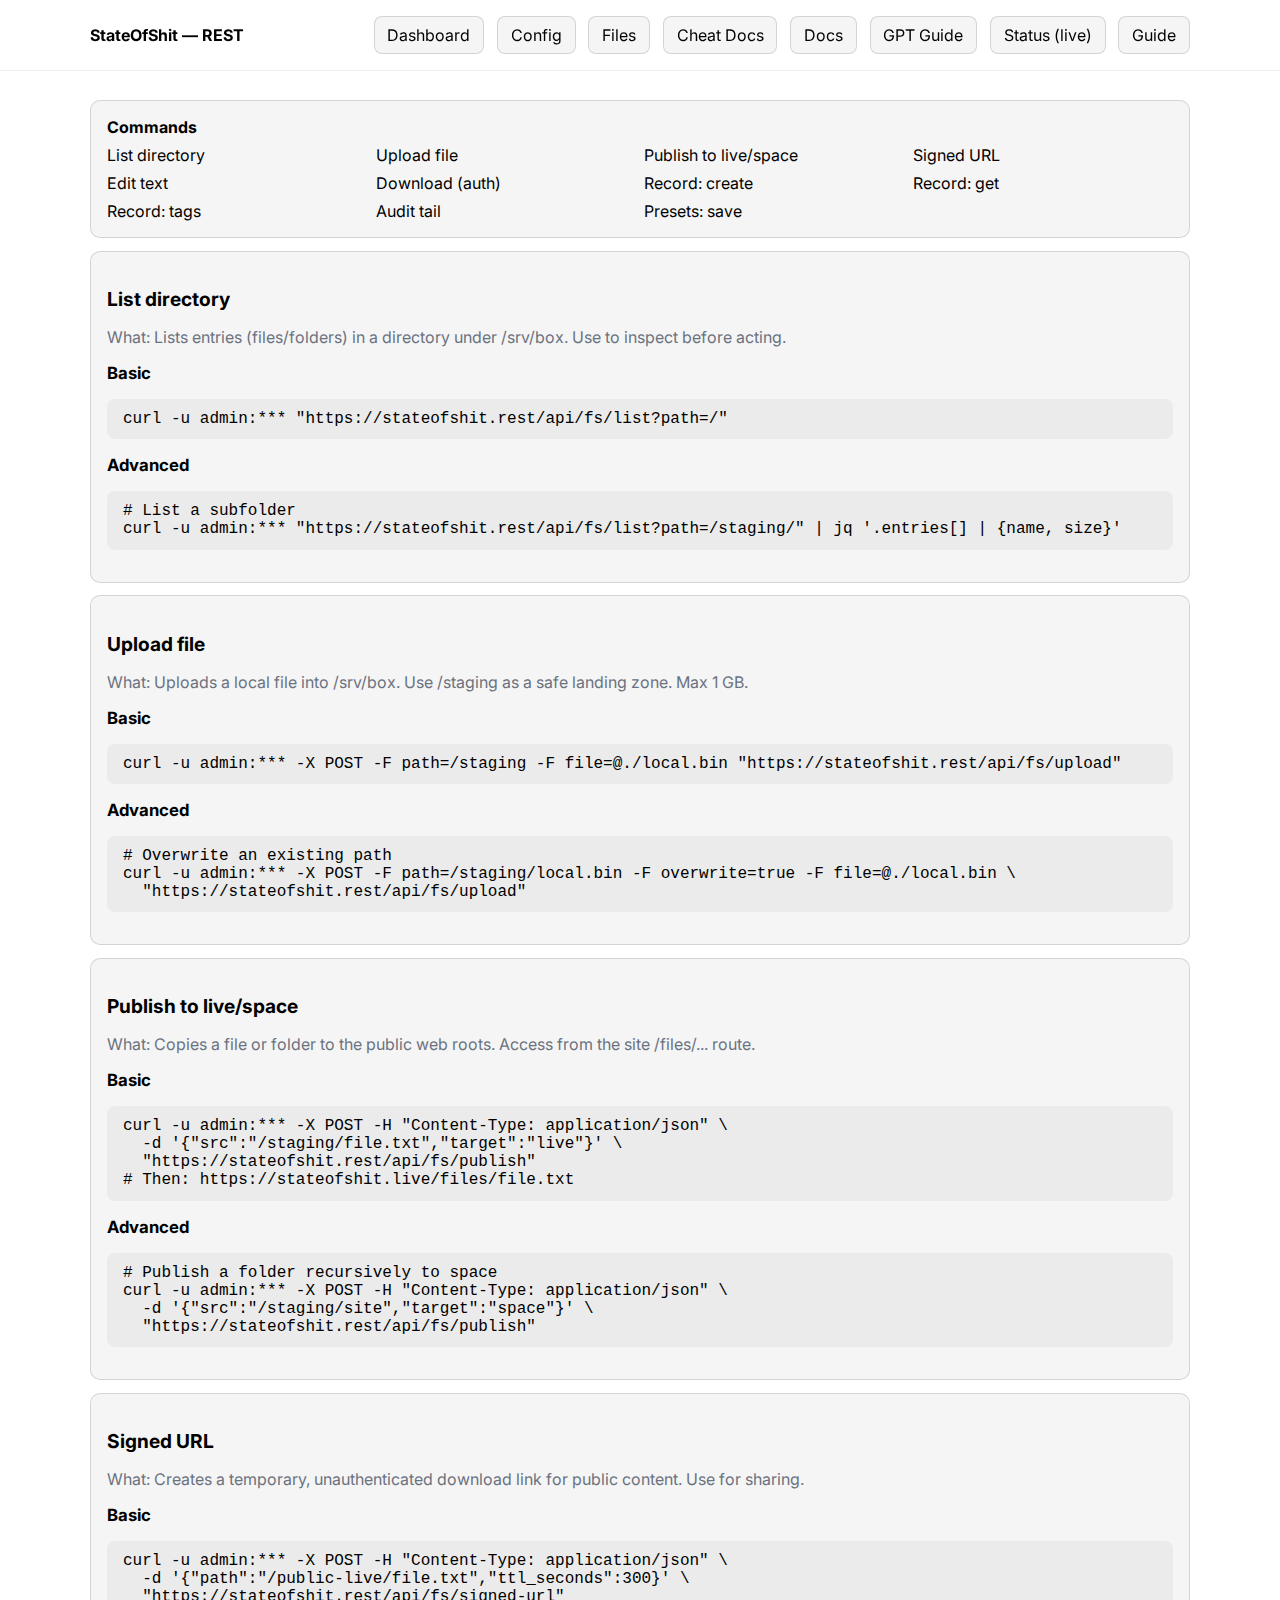
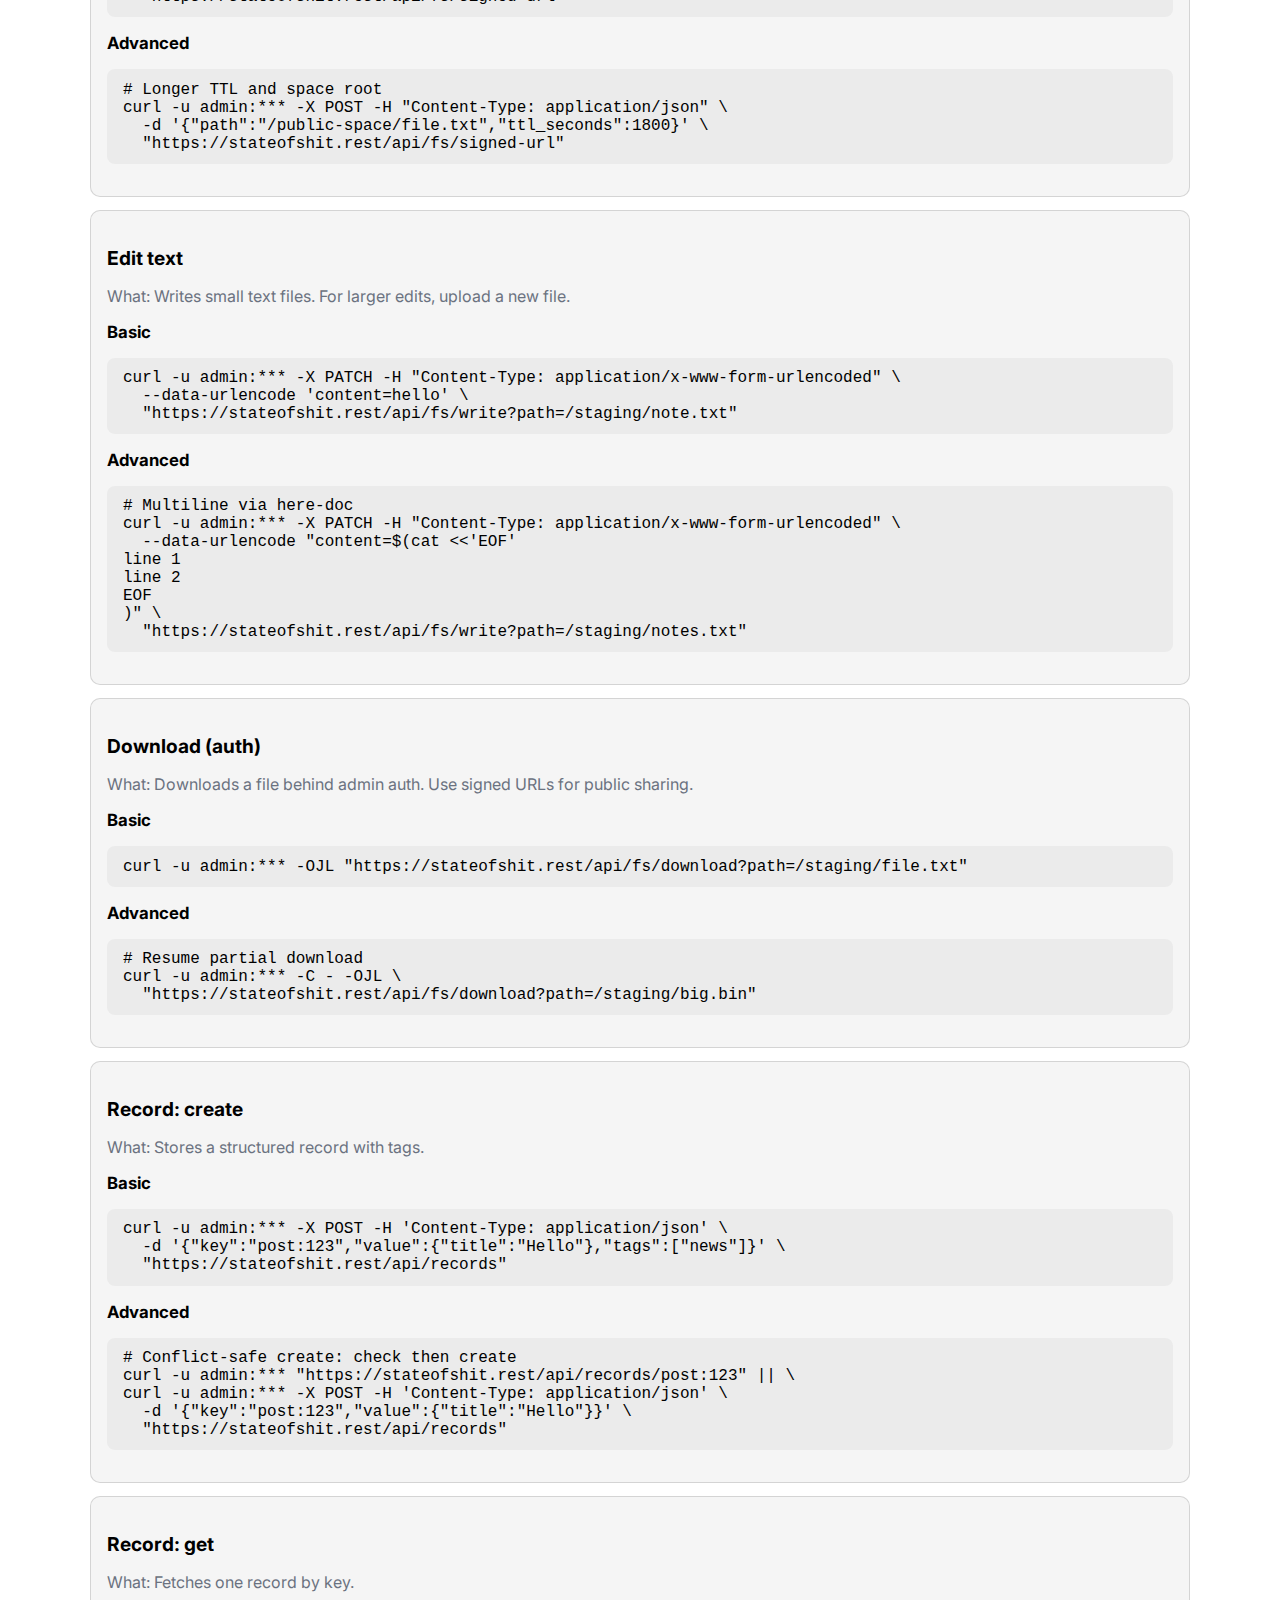
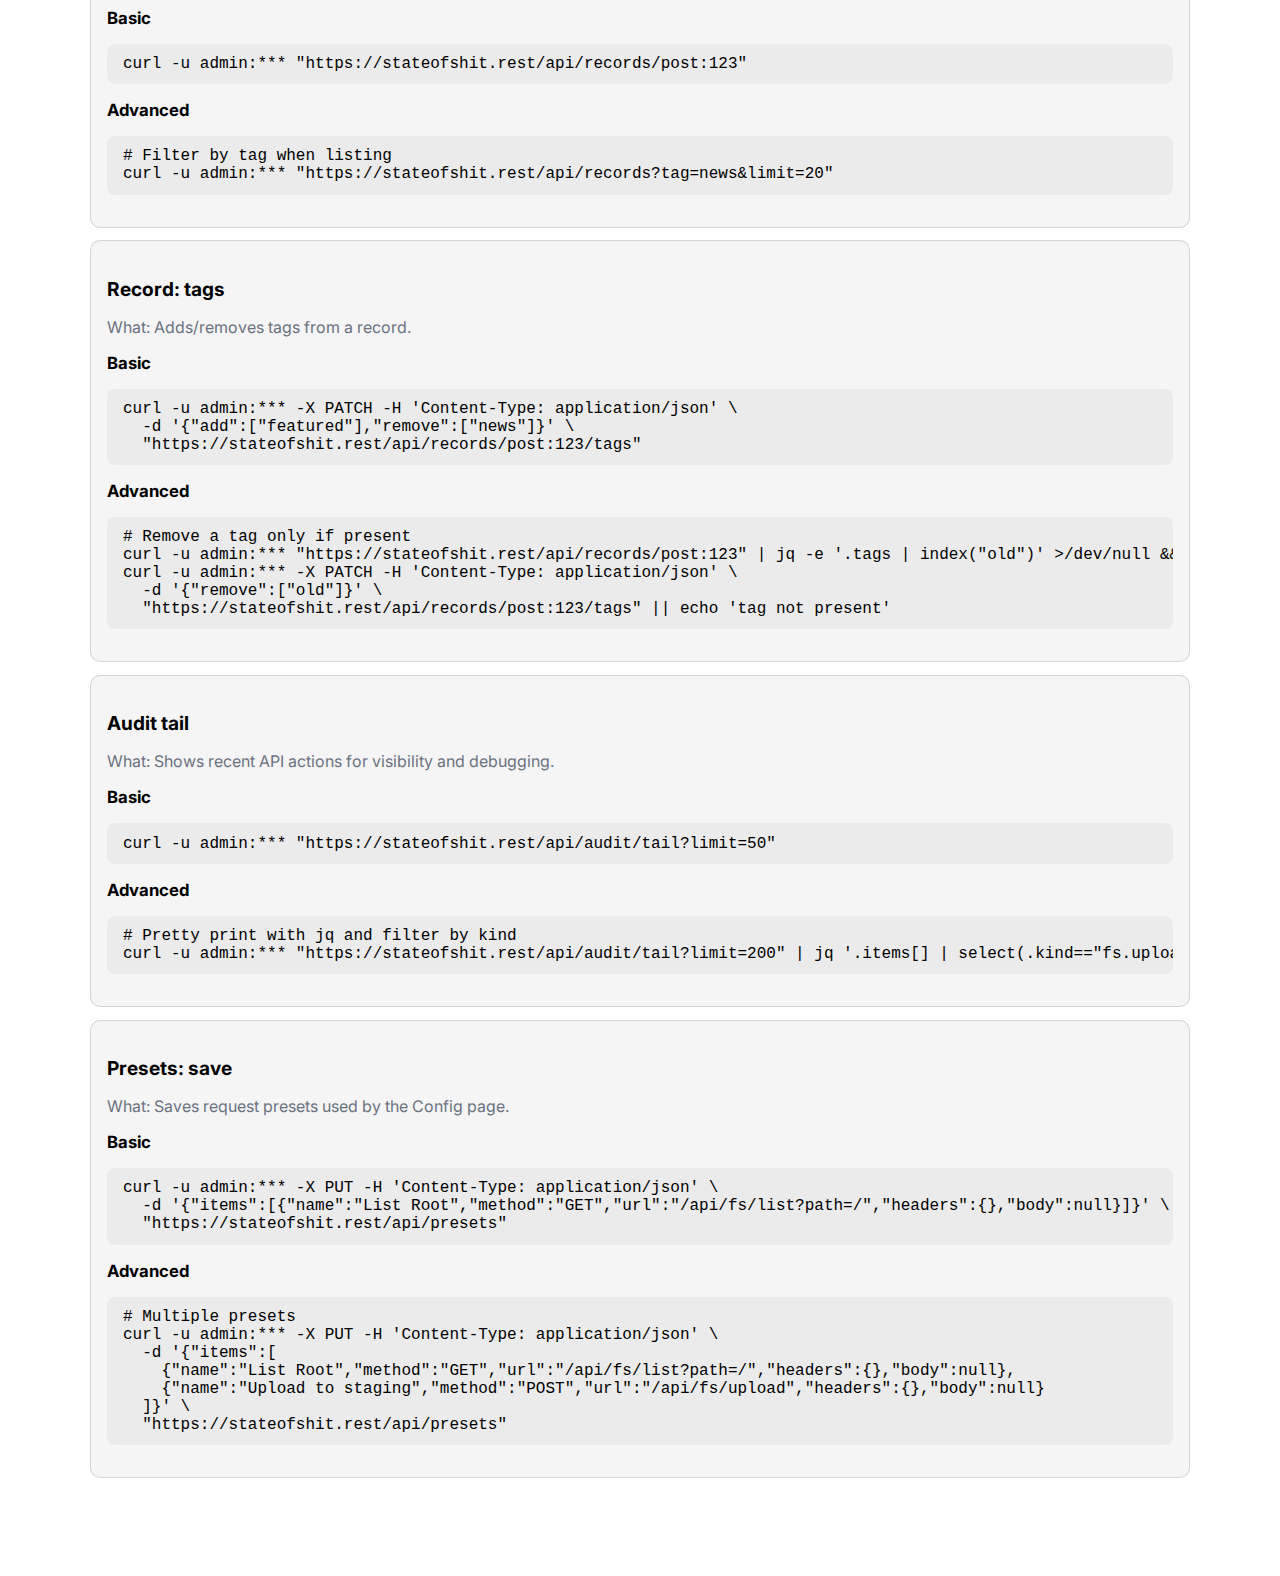
<file: sites/rest/cheatsheet.html>
<!doctype html>
<html lang="en">
<head>
  <meta charset="utf-8" />
  <meta name="viewport" content="width=device-width, initial-scale=1" />
  <title>Cheat Sheet Docs — StateOfShit</title>
  <link rel="preconnect" href="https://fonts.googleapis.com">
  <link rel="preconnect" href="https://fonts.gstatic.com" crossorigin>
  <link href="https://fonts.googleapis.com/css2?family=Inter:wght@400;600;700&display=swap" rel="stylesheet">
  <style>
    :root { color-scheme: light dark }
    body { margin: 0; font-family: Inter, system-ui, -apple-system, Segoe UI, Roboto, sans-serif }
    header { position: sticky; top: 0; backdrop-filter: blur(6px); background: color-mix(in oklab, Canvas, transparent 20%); border-bottom: 1px solid #0001 }
    .wrap { max-width: 1100px; margin: 0 auto; padding: 1rem }
    h1 { margin: .6rem 0 0.2rem; font-size: 1.6rem }
    h2 { margin: 1.2rem 0 0.4rem; font-size: 1.2rem }
    h3 { margin: .8rem 0 0.3rem; font-size: 1.05rem }
    .muted { color: #6b7280 }
    .card { border: 1px solid #0002; border-radius: 10px; padding: 1rem; background: color-mix(in oklab, Canvas, CanvasText 3%); margin: .8rem 0 }
    code, pre { font-family: ui-monospace, SFMono-Regular, Menlo, Consolas, monospace }
    pre { padding: .7rem 1rem; border-radius: 8px; overflow: auto; background: color-mix(in oklab, CanvasText, Canvas 94%) }
    a { color: inherit }
    .toc a { text-decoration: none }
      a.button { display:inline-block; padding:.5rem .8rem; border-radius:8px; border:1px solid #0002; text-decoration:none; color:inherit; background: color-mix(in oklab, Canvas, CanvasText 3%) }
    a.button:hover { background: color-mix(in oklab, Canvas, CanvasText 6%) }
  </style>
</head>
<body>
  <header>
    <div class="wrap">
      <div style="display:flex;align-items:center;gap:.8rem">
        <div class="brand"><strong>StateOfShit — REST</strong></div>
        <span style="flex:1"></span>
        <a class="button" href="/">Dashboard</a>
        <a class="button" href="/config.html">Config</a>
        <a class="button" href="/files.html">Files</a>
        <a class="button" href="/cheatsheet.html">Cheat Docs</a>
        <a class="button" href="/api/openapi.json" target="_blank">Docs</a>
        <a class="button" href="/GPT_API.md" target="_blank">GPT Guide</a>
        <a class="button" href="https://stateofshit.live" target="_blank">Status (live)</a>
              <a class="button" href="/dashboard.html">Guide</a>
      </div>
    </div>
  </header>
  <main class="wrap">
    <div class="card toc">
      <strong>Commands</strong>
      <div style="display:grid;grid-template-columns:repeat(auto-fit,minmax(220px,1fr));gap:.5rem;margin-top:.5rem">
        <a href="#fs-list">List directory</a>
        <a href="#fs-upload">Upload file</a>
        <a href="#fs-publish">Publish to live/space</a>
        <a href="#fs-signed">Signed URL</a>
        <a href="#fs-write">Edit text</a>
        <a href="#fs-download">Download (auth)</a>
        <a href="#rec-create">Record: create</a>
        <a href="#rec-get">Record: get</a>
        <a href="#rec-tags">Record: tags</a>
        <a href="#audit-tail">Audit tail</a>
        <a href="#presets-save">Presets: save</a>
      </div>
    </div>

    <section id="fs-list" class="card">
      <h2>List directory</h2>
      <p class="muted">What: Lists entries (files/folders) in a directory under /srv/box. Use to inspect before acting.</p>
      <h3>Basic</h3>
      <pre>curl -u admin:*** "https://stateofshit.rest/api/fs/list?path=/"</pre>
      <h3>Advanced</h3>
      <pre># List a subfolder
curl -u admin:*** "https://stateofshit.rest/api/fs/list?path=/staging/" | jq '.entries[] | {name, size}'</pre>
    </section>

    <section id="fs-upload" class="card">
      <h2>Upload file</h2>
      <p class="muted">What: Uploads a local file into /srv/box. Use /staging as a safe landing zone. Max 1 GB.</p>
      <h3>Basic</h3>
      <pre>curl -u admin:*** -X POST -F path=/staging -F file=@./local.bin "https://stateofshit.rest/api/fs/upload"</pre>
      <h3>Advanced</h3>
      <pre># Overwrite an existing path
curl -u admin:*** -X POST -F path=/staging/local.bin -F overwrite=true -F file=@./local.bin \
  "https://stateofshit.rest/api/fs/upload"</pre>
    </section>

    <section id="fs-publish" class="card">
      <h2>Publish to live/space</h2>
      <p class="muted">What: Copies a file or folder to the public web roots. Access from the site /files/... route.</p>
      <h3>Basic</h3>
      <pre>curl -u admin:*** -X POST -H "Content-Type: application/json" \
  -d '{"src":"/staging/file.txt","target":"live"}' \
  "https://stateofshit.rest/api/fs/publish"
# Then: https://stateofshit.live/files/file.txt</pre>
      <h3>Advanced</h3>
      <pre># Publish a folder recursively to space
curl -u admin:*** -X POST -H "Content-Type: application/json" \
  -d '{"src":"/staging/site","target":"space"}' \
  "https://stateofshit.rest/api/fs/publish"</pre>
    </section>

    <section id="fs-signed" class="card">
      <h2>Signed URL</h2>
      <p class="muted">What: Creates a temporary, unauthenticated download link for public content. Use for sharing.</p>
      <h3>Basic</h3>
      <pre>curl -u admin:*** -X POST -H "Content-Type: application/json" \
  -d '{"path":"/public-live/file.txt","ttl_seconds":300}' \
  "https://stateofshit.rest/api/fs/signed-url"</pre>
      <h3>Advanced</h3>
      <pre># Longer TTL and space root
curl -u admin:*** -X POST -H "Content-Type: application/json" \
  -d '{"path":"/public-space/file.txt","ttl_seconds":1800}' \
  "https://stateofshit.rest/api/fs/signed-url"</pre>
    </section>

    <section id="fs-write" class="card">
      <h2>Edit text</h2>
      <p class="muted">What: Writes small text files. For larger edits, upload a new file.</p>
      <h3>Basic</h3>
      <pre>curl -u admin:*** -X PATCH -H "Content-Type: application/x-www-form-urlencoded" \
  --data-urlencode 'content=hello' \
  "https://stateofshit.rest/api/fs/write?path=/staging/note.txt"</pre>
      <h3>Advanced</h3>
      <pre># Multiline via here-doc
curl -u admin:*** -X PATCH -H "Content-Type: application/x-www-form-urlencoded" \
  --data-urlencode "content=$(cat <<'EOF'
line 1
line 2
EOF
)" \
  "https://stateofshit.rest/api/fs/write?path=/staging/notes.txt"</pre>
    </section>

    <section id="fs-download" class="card">
      <h2>Download (auth)</h2>
      <p class="muted">What: Downloads a file behind admin auth. Use signed URLs for public sharing.</p>
      <h3>Basic</h3>
      <pre>curl -u admin:*** -OJL "https://stateofshit.rest/api/fs/download?path=/staging/file.txt"</pre>
      <h3>Advanced</h3>
      <pre># Resume partial download
curl -u admin:*** -C - -OJL \
  "https://stateofshit.rest/api/fs/download?path=/staging/big.bin"</pre>
    </section>

    <section id="rec-create" class="card">
      <h2>Record: create</h2>
      <p class="muted">What: Stores a structured record with tags.</p>
      <h3>Basic</h3>
      <pre>curl -u admin:*** -X POST -H 'Content-Type: application/json' \
  -d '{"key":"post:123","value":{"title":"Hello"},"tags":["news"]}' \
  "https://stateofshit.rest/api/records"</pre>
      <h3>Advanced</h3>
      <pre># Conflict-safe create: check then create
curl -u admin:*** "https://stateofshit.rest/api/records/post:123" || \
curl -u admin:*** -X POST -H 'Content-Type: application/json' \
  -d '{"key":"post:123","value":{"title":"Hello"}}' \
  "https://stateofshit.rest/api/records"</pre>
    </section>

    <section id="rec-get" class="card">
      <h2>Record: get</h2>
      <p class="muted">What: Fetches one record by key.</p>
      <h3>Basic</h3>
      <pre>curl -u admin:*** "https://stateofshit.rest/api/records/post:123"</pre>
      <h3>Advanced</h3>
      <pre># Filter by tag when listing
curl -u admin:*** "https://stateofshit.rest/api/records?tag=news&limit=20"</pre>
    </section>

    <section id="rec-tags" class="card">
      <h2>Record: tags</h2>
      <p class="muted">What: Adds/removes tags from a record.</p>
      <h3>Basic</h3>
      <pre>curl -u admin:*** -X PATCH -H 'Content-Type: application/json' \
  -d '{"add":["featured"],"remove":["news"]}' \
  "https://stateofshit.rest/api/records/post:123/tags"</pre>
      <h3>Advanced</h3>
      <pre># Remove a tag only if present
curl -u admin:*** "https://stateofshit.rest/api/records/post:123" | jq -e '.tags | index("old")' >/dev/null && \
curl -u admin:*** -X PATCH -H 'Content-Type: application/json' \
  -d '{"remove":["old"]}' \
  "https://stateofshit.rest/api/records/post:123/tags" || echo 'tag not present'</pre>
    </section>

    <section id="audit-tail" class="card">
      <h2>Audit tail</h2>
      <p class="muted">What: Shows recent API actions for visibility and debugging.</p>
      <h3>Basic</h3>
      <pre>curl -u admin:*** "https://stateofshit.rest/api/audit/tail?limit=50"</pre>
      <h3>Advanced</h3>
      <pre># Pretty print with jq and filter by kind
curl -u admin:*** "https://stateofshit.rest/api/audit/tail?limit=200" | jq '.items[] | select(.kind=="fs.upload")'</pre>
    </section>

    <section id="presets-save" class="card">
      <h2>Presets: save</h2>
      <p class="muted">What: Saves request presets used by the Config page.</p>
      <h3>Basic</h3>
      <pre>curl -u admin:*** -X PUT -H 'Content-Type: application/json' \
  -d '{"items":[{"name":"List Root","method":"GET","url":"/api/fs/list?path=/","headers":{},"body":null}]}' \
  "https://stateofshit.rest/api/presets"</pre>
      <h3>Advanced</h3>
      <pre># Multiple presets
curl -u admin:*** -X PUT -H 'Content-Type: application/json' \
  -d '{"items":[
    {"name":"List Root","method":"GET","url":"/api/fs/list?path=/","headers":{},"body":null},
    {"name":"Upload to staging","method":"POST","url":"/api/fs/upload","headers":{},"body":null}
  ]}' \
  "https://stateofshit.rest/api/presets"</pre>
    </section>
  </main>
</body>
</html>
</file>
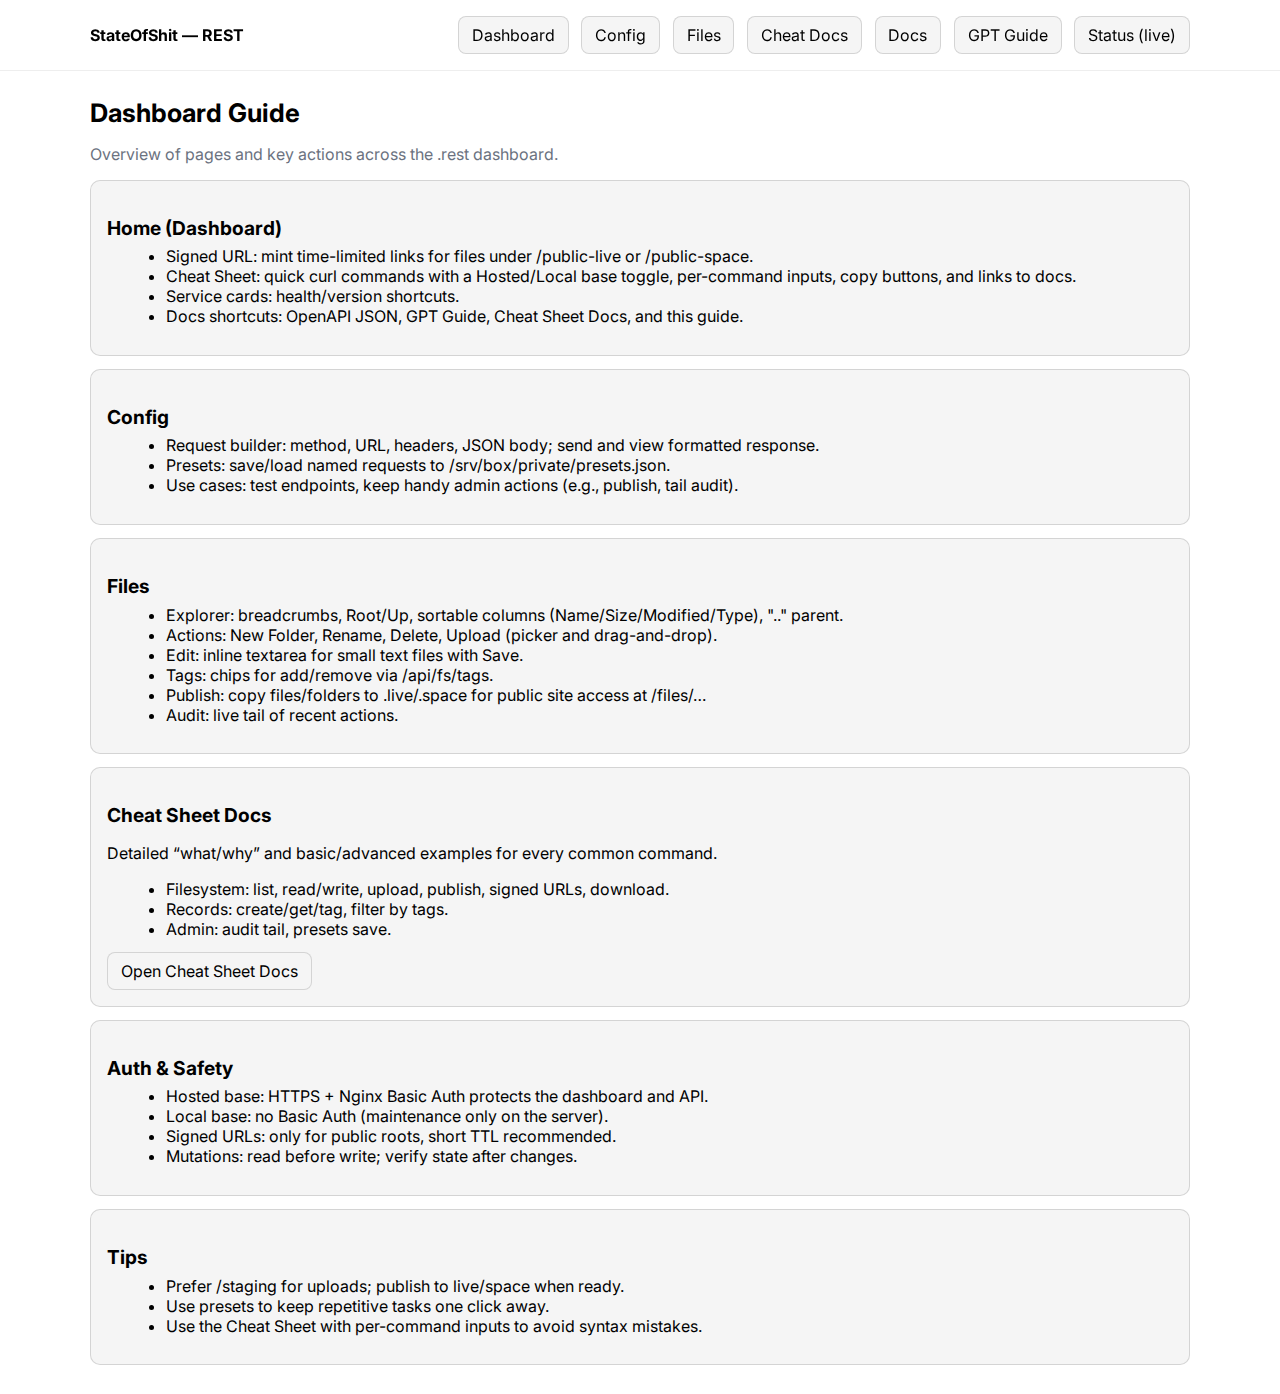
<file: sites/rest/dashboard.html>
<!doctype html>
<html lang="en">
<head>
  <meta charset="utf-8" />
  <meta name="viewport" content="width=device-width, initial-scale=1" />
  <title>Dashboard Guide — StateOfShit</title>
  <link rel="preconnect" href="https://fonts.googleapis.com">
  <link rel="preconnect" href="https://fonts.gstatic.com" crossorigin>
  <link href="https://fonts.googleapis.com/css2?family=Inter:wght@400;600;700&display=swap" rel="stylesheet">
  <style>
    :root { color-scheme: light dark }
    body { margin: 0; font-family: Inter, system-ui, -apple-system, Segoe UI, Roboto, sans-serif }
    header { position: sticky; top: 0; backdrop-filter: blur(6px); background: color-mix(in oklab, Canvas, transparent 20%); border-bottom: 1px solid #0001 }
    .wrap { max-width: 1100px; margin: 0 auto; padding: 1rem }
    h1 { margin: .6rem 0 0.2rem; font-size: 1.6rem }
    h2 { margin: 1.2rem 0 0.4rem; font-size: 1.2rem }
    h3 { margin: .8rem 0 0.3rem; font-size: 1.05rem }
    .muted { color: #6b7280 }
    .card { border: 1px solid #0002; border-radius: 10px; padding: 1rem; background: color-mix(in oklab, Canvas, CanvasText 3%); margin: .8rem 0 }
    code, pre { font-family: ui-monospace, SFMono-Regular, Menlo, Consolas, monospace }
    pre { padding: .7rem 1rem; border-radius: 8px; overflow: auto; background: color-mix(in oklab, CanvasText, Canvas 94%) }
    a { color: inherit }
    a.button { display:inline-block; padding:.5rem .8rem; border-radius:8px; border:1px solid #0002; text-decoration:none; color:inherit; background: color-mix(in oklab, Canvas, CanvasText 3%) }
    a.button:hover { background: color-mix(in oklab, Canvas, CanvasText 6%) }
    ul { margin:.4rem 0 .8rem 1.2rem }
  </style>
</head>
<body>
  <header>
    <div class="wrap">
      <div style="display:flex;align-items:center;gap:.8rem">
        <div class="brand"><strong>StateOfShit — REST</strong></div>
        <span style="flex:1"></span>
        <a class="button" href="/">Dashboard</a>
        <a class="button" href="/config.html">Config</a>
        <a class="button" href="/files.html">Files</a>
        <a class="button" href="/cheatsheet.html">Cheat Docs</a>
        <a class="button" href="/api/openapi.json" target="_blank">Docs</a>
        <a class="button" href="/GPT_API.md" target="_blank">GPT Guide</a>
        <a class="button" href="https://stateofshit.live" target="_blank">Status (live)</a>
      </div>
    </div>
  </header>
  <main class="wrap">
    <h1>Dashboard Guide</h1>
    <p class="muted">Overview of pages and key actions across the .rest dashboard.</p>

    <section class="card">
      <h2>Home (Dashboard)</h2>
      <ul>
        <li>Signed URL: mint time-limited links for files under /public-live or /public-space.</li>
        <li>Cheat Sheet: quick curl commands with a Hosted/Local base toggle, per-command inputs, copy buttons, and links to docs.</li>
        <li>Service cards: health/version shortcuts.</li>
        <li>Docs shortcuts: OpenAPI JSON, GPT Guide, Cheat Sheet Docs, and this guide.</li>
      </ul>
    </section>

    <section class="card">
      <h2>Config</h2>
      <ul>
        <li>Request builder: method, URL, headers, JSON body; send and view formatted response.</li>
        <li>Presets: save/load named requests to /srv/box/private/presets.json.</li>
        <li>Use cases: test endpoints, keep handy admin actions (e.g., publish, tail audit).</li>
      </ul>
    </section>

    <section class="card">
      <h2>Files</h2>
      <ul>
        <li>Explorer: breadcrumbs, Root/Up, sortable columns (Name/Size/Modified/Type), ".." parent.</li>
        <li>Actions: New Folder, Rename, Delete, Upload (picker and drag-and-drop).</li>
        <li>Edit: inline textarea for small text files with Save.</li>
        <li>Tags: chips for add/remove via /api/fs/tags.</li>
        <li>Publish: copy files/folders to .live/.space for public site access at /files/…</li>
        <li>Audit: live tail of recent actions.</li>
      </ul>
    </section>

    <section class="card">
      <h2>Cheat Sheet Docs</h2>
      <p>Detailed “what/why” and basic/advanced examples for every common command.</p>
      <ul>
        <li>Filesystem: list, read/write, upload, publish, signed URLs, download.</li>
        <li>Records: create/get/tag, filter by tags.</li>
        <li>Admin: audit tail, presets save.</li>
      </ul>
      <a class="button" href="/cheatsheet.html">Open Cheat Sheet Docs</a>
    </section>

    <section class="card">
      <h2>Auth & Safety</h2>
      <ul>
        <li>Hosted base: HTTPS + Nginx Basic Auth protects the dashboard and API.</li>
        <li>Local base: no Basic Auth (maintenance only on the server).</li>
        <li>Signed URLs: only for public roots, short TTL recommended.</li>
        <li>Mutations: read before write; verify state after changes.</li>
      </ul>
    </section>

    <section class="card">
      <h2>Tips</h2>
      <ul>
        <li>Prefer /staging for uploads; publish to live/space when ready.</li>
        <li>Use presets to keep repetitive tasks one click away.</li>
        <li>Use the Cheat Sheet with per-command inputs to avoid syntax mistakes.</li>
      </ul>
    </section>
  </main>
</body>
</html>
</file>
